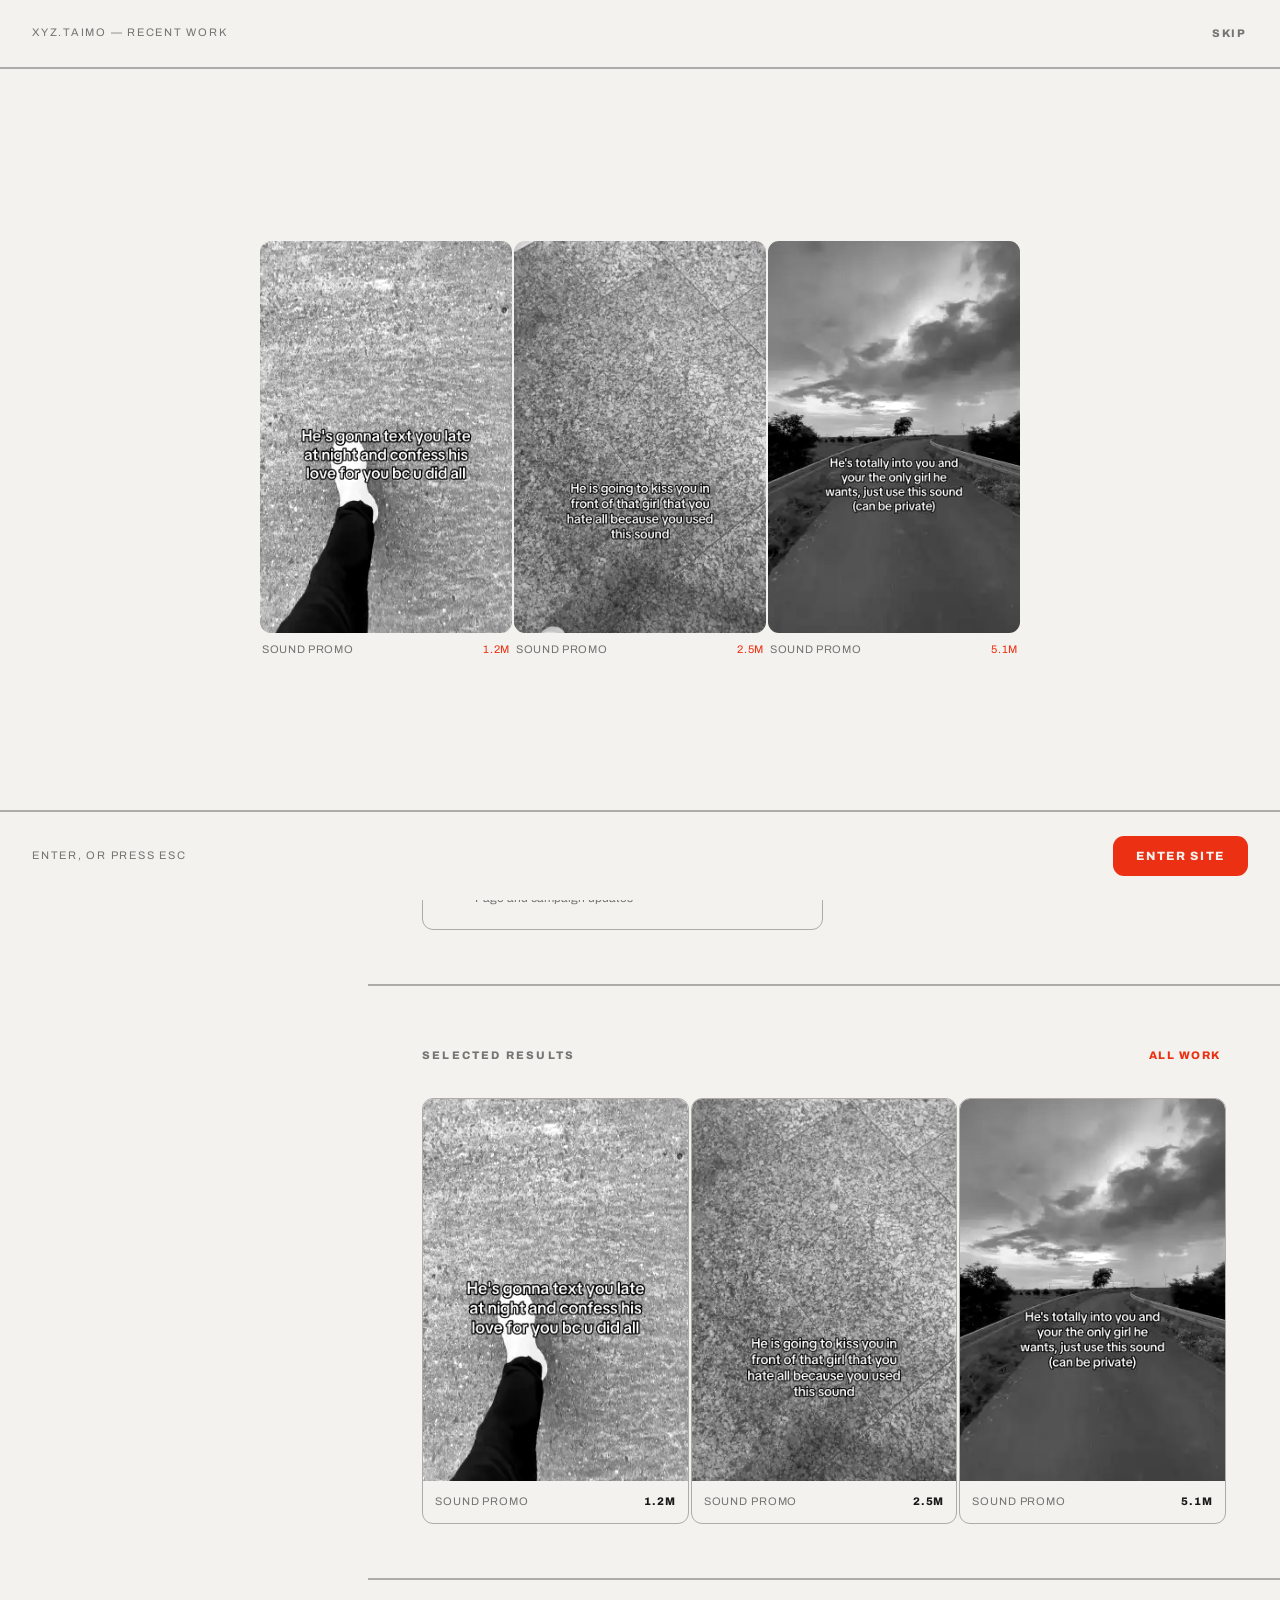
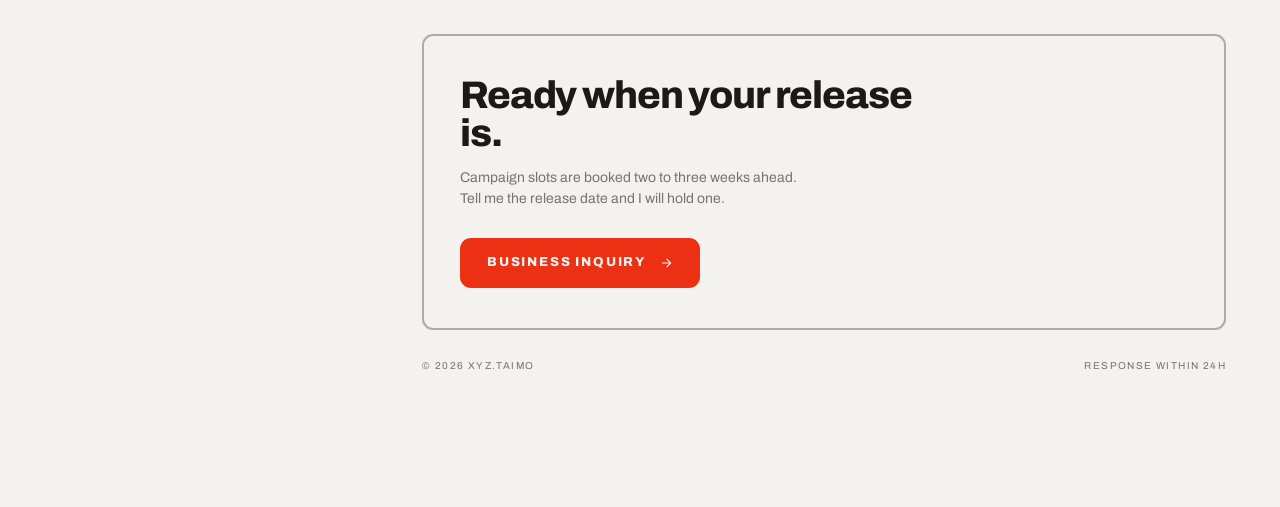
<file: index.html>
<!DOCTYPE html>
<html lang="en" data-theme="dark">
<head>
    <meta charset="UTF-8">
    <meta name="viewport" content="width=device-width, initial-scale=1.0">
    <title>xyz.taimo | TikTok Sound Promotions</title>
    <meta name="description" content="Professional TikTok Sound Promotions & International Collaborations. 815K+ Followers. Business inquiries welcome.">

    <!-- OpenGraph / Discord / WhatsApp Preview Meta Tags -->
    <meta property="og:title" content="xyz.taimo | TikTok Sound Promotions">
    <meta property="og:description" content="Click here for Business Inquiries, Viral Sounds, and International Collaborations. 815K+ Followers.">
    <meta property="og:image" content="https://tomdiscordetc.github.io/Links/og-image.jpg">
    <meta property="og:url" content="https://tomdiscordetc.github.io/Links/">
    <meta property="og:type" content="website">
    <meta name="color-scheme" content="dark light">
    <meta name="theme-color" content="#08080a" media="(prefers-color-scheme: dark)">
    <meta name="theme-color" content="#f4f2ee" media="(prefers-color-scheme: light)">

    <!-- Favicons -->
    <link rel="icon" href="avatar.webp" type="image/webp">
    <link rel="apple-touch-icon" href="avatar.webp">

    <!-- Twitter / X Card Meta Tags -->
    <meta name="twitter:card" content="summary_large_image">
    <meta name="twitter:title" content="xyz.taimo | TikTok Sound Promotions">
    <meta name="twitter:description" content="Click here for Business Inquiries, Viral Sounds, and International Collaborations. 815K+ Followers.">
    <meta name="twitter:image" content="https://tomdiscordetc.github.io/Links/og-image.jpg">

    <!-- Archivo, self-hosted: no third party request -->
    <link rel="preload" href="assets/fonts/archivo-latin.woff2" as="font" type="font/woff2" crossorigin>
    <link rel="preload" href="style.css?v=2" as="style">
    <link rel="stylesheet" href="style.css?v=2">

    <!-- Runs before first paint: avoids a flash of the wrong theme / of the intro -->
    <script>
        (function () {
            var STORE = 'xyztaimo_linkpage_v1';
            try {
                var t = localStorage.getItem(STORE + '_theme');
                if (!t) t = window.matchMedia('(prefers-color-scheme: light)').matches ? 'light' : 'dark';
                document.documentElement.setAttribute('data-theme', t);
                if (localStorage.getItem(STORE + '_fx') === '0') {
                    document.documentElement.setAttribute('data-fx', 'off');
                }
                if (sessionStorage.getItem(STORE + '_intro')) {
                    document.documentElement.classList.add('intro-done');
                }
            } catch (e) {}
        })();
    </script>
    <style>
        html.intro-done #intro { display: none; }
    </style>
</head>

<body>
<div id="root" data-fx="on"
     style="min-height:100vh;background:var(--color-bg);color:var(--color-text);position:relative;isolation:isolate;background-size:cover;background-position:center;background-attachment:fixed">

    <!-- Mouse spotlight -->
    <div aria-hidden="true" style="position:fixed;inset:0;overflow:hidden;pointer-events:none;z-index:1">
        <div id="spot" data-spot=""
             style="position:absolute;top:0;left:0;width:620px;height:620px;margin:-310px 0 0 -310px;opacity:0;background:radial-gradient(circle,color-mix(in srgb,var(--color-accent) 15%,transparent) 0%,transparent 62%);transition:opacity .5s ease;will-change:transform"></div>
    </div>

    <!-- Film grain + custom cursor -->
    <div aria-hidden="true" style="position:fixed;inset:0;overflow:hidden;pointer-events:none;z-index:60">
        <div id="grain" data-grain="" style="position:absolute;inset:0;opacity:.05"></div>
        <div id="ring" data-cursor=""
             style="position:absolute;top:0;left:0;width:34px;height:34px;margin:-17px 0 0 -17px;border:1.5px solid var(--color-text);display:none;opacity:0;transition:opacity .3s ease;will-change:transform;mix-blend-mode:difference"></div>
        <div id="dot" data-cursor=""
             style="position:absolute;top:0;left:0;width:4px;height:4px;margin:-2px 0 0 -2px;background:var(--color-accent);display:none;opacity:0;transition:opacity .3s ease;will-change:transform"></div>
    </div>

    <!-- ── Intro ─────────────────────────────────────────────────────── -->
    <div id="intro"
         style="position:fixed;inset:0;z-index:90;background:var(--color-bg);display:flex;flex-direction:column;justify-content:center;padding:32px;animation:fadein .3s ease">
        <div style="display:flex;justify-content:space-between;align-items:flex-start;position:absolute;top:0;left:0;right:0;padding:24px 32px;border-bottom:2px solid var(--color-divider)">
            <span style="font-size:11px;letter-spacing:.16em;text-transform:uppercase;color:var(--ink-2)"><span data-bind="handle">xyz.taimo</span> — recent work</span>
            <button type="button" class="btn js-skip" data-magnet=""
                    style="font-size:11px;letter-spacing:.16em;text-transform:uppercase;padding:2px 0;color:var(--ink-2)">Skip</button>
        </div>
        <div id="intro-row" data-introrow=""
             style="display:grid;grid-template-columns:repeat(3,1fr);gap:2px;max-width:760px;width:100%;margin:0 auto"></div>
        <div style="position:absolute;bottom:0;left:0;right:0;padding:24px 32px;border-top:2px solid var(--color-divider);display:flex;justify-content:space-between;align-items:center;gap:16px">
            <span style="font-size:11px;letter-spacing:.16em;text-transform:uppercase;color:var(--ink-2)">Enter, or press Esc</span>
            <button type="button" data-magnet="" class="btn btn-primary js-skip"
                    style="letter-spacing:.14em;text-transform:uppercase;font-size:12px;padding:12px 22px">Enter site</button>
        </div>
    </div>

    <!-- ── Shell ─────────────────────────────────────────────────────── -->
    <div data-shell="" style="display:grid;grid-template-columns:minmax(300px,368px) 1fr;max-width:1560px;margin:0 auto;position:relative;z-index:2">

        <aside data-rail="" data-pad="" data-scroll=""
               style="position:sticky;top:0;height:100vh;overflow-y:auto;border-right:2px solid var(--color-divider);padding:38px 34px;display:flex;flex-direction:column;gap:26px">

            <div style="display:flex;align-items:flex-start;justify-content:space-between;gap:12px">
                <div data-tilt="" style="width:96px;height:96px;overflow:hidden;background:var(--color-surface);border:1px solid var(--hair)">
                    <img id="avatar" src="avatar.webp" alt="xyz.taimo" class="grayscale" style="width:100%;height:100%;object-fit:cover">
                </div>
                <div style="display:flex;gap:2px">
                    <button type="button" id="theme-btn" title="Theme" aria-label="Toggle theme" class="btn btn-secondary btn-icon" data-magnet="" style="border-color:var(--color-divider)">
                        <svg width="15" height="15" viewBox="0 0 24 24" fill="none" stroke="currentColor" stroke-width="1.8" stroke-linecap="round"><path id="theme-icon" d=""></path></svg>
                    </button>
                    <button type="button" id="fx-btn" title="Effects" aria-label="Toggle effects" class="btn btn-secondary btn-icon" data-magnet="" style="border-color:var(--color-divider)">
                        <svg width="15" height="15" viewBox="0 0 24 24" fill="none" stroke="currentColor" stroke-width="1.8" stroke-linecap="round"><path d="M5 3v4M3 5h4M6 17v4M4 19h4M13 3l1.5 4.5L19 9l-4.5 1.5L13 15l-1.5-4.5L7 9l4.5-1.5z"></path></svg>
                    </button>
                </div>
            </div>

            <div>
                <div style="display:flex;align-items:center;gap:8px;margin-bottom:6px">
                    <span style="width:6px;height:6px;background:var(--color-accent);animation:pulseDot 2.4s ease-in-out infinite"></span>
                    <span data-bind="availability" style="font-size:10px;letter-spacing:.18em;text-transform:uppercase;color:var(--ink-2)"></span>
                </div>
                <h1 id="handle" style="font-size:34px;font-weight:800;letter-spacing:-.02em;line-height:1;margin:0 0 8px">xyz.taimo</h1>
                <p data-bind="tagline" style="margin:0;font-size:14px;line-height:1.5;color:var(--ink-2);max-width:30ch"></p>
            </div>

            <div data-statrow="" style="display:flex;gap:28px;padding:16px 0;border-top:2px solid var(--color-divider);border-bottom:2px solid var(--color-divider)">
                <div>
                    <div data-bind="stat1Num" style="font-size:26px;font-weight:800;letter-spacing:-.02em;line-height:1"></div>
                    <div data-bind="stat1Label" style="font-size:10px;letter-spacing:.16em;text-transform:uppercase;color:var(--ink-2);margin-top:4px"></div>
                </div>
                <div>
                    <div data-bind="stat2Num" style="font-size:26px;font-weight:800;letter-spacing:-.02em;line-height:1"></div>
                    <div data-bind="stat2Label" style="font-size:10px;letter-spacing:.16em;text-transform:uppercase;color:var(--ink-2);margin-top:4px"></div>
                </div>
            </div>

            <div id="socials" style="display:grid;grid-template-columns:repeat(4,1fr);gap:2px"></div>

            <div data-box="" style="border:1px solid var(--color-divider);padding:14px;display:flex;flex-direction:column;gap:10px">
                <div style="display:flex;align-items:center;gap:10px">
                    <button type="button" id="play-btn" aria-label="Play or pause" class="btn btn-primary btn-icon" data-magnet="" data-playbtn="" style="width:38px;height:38px;flex:none">
                        <svg width="13" height="13" viewBox="0 0 24 24" fill="currentColor"><path id="play-icon" d="M8 5l12 7-12 7z"></path></svg>
                    </button>
                    <div style="min-width:0;flex:1">
                        <div data-bind="musicTitle" style="font-size:12px;font-weight:600;white-space:nowrap;overflow:hidden;text-overflow:ellipsis"></div>
                        <div data-bind="musicArtist" style="font-size:10px;letter-spacing:.14em;text-transform:uppercase;color:var(--ink-2)"></div>
                    </div>
                    <span id="time" style="font-size:10px;color:var(--ink-2);font-variant-numeric:tabular-nums">0:00</span>
                </div>
                <div id="track" data-track="" style="height:3px;background:var(--color-divider);cursor:pointer">
                    <div id="fill" style="height:100%;width:0%;background:var(--color-accent)"></div>
                </div>
                <input type="range" id="volume" min="0" max="1" step="0.02" aria-label="Volume" style="width:100%;accent-color:var(--color-accent)">
                <p id="music-msg" style="margin:0;font-size:11px;line-height:1.4;color:var(--color-accent);display:none"></p>
            </div>

            <div style="margin-top:auto;font-size:10px;letter-spacing:.12em;text-transform:uppercase;color:var(--ink-2);display:flex;justify-content:space-between;gap:10px">
                <span data-bind="footerLeft"></span>
                <button type="button" id="edit-btn" class="btn" style="font-size:10px;letter-spacing:.12em;text-transform:uppercase;padding:0;color:var(--ink-2)">Edit</button>
            </div>
        </aside>

        <main data-pad="" style="padding:0 0 80px;min-width:0;display:flex;flex-direction:column">
            <div style="overflow:hidden;border-bottom:2px solid var(--color-divider);padding:12px 0">
                <div id="marquee" data-marq=""
                     style="display:flex;gap:44px;width:max-content;animation:marq 34s linear infinite;font-size:11px;letter-spacing:.2em;text-transform:uppercase;color:var(--ink-2);will-change:transform"></div>
            </div>

            <section data-pad="" style="padding:64px 54px 54px;border-bottom:2px solid var(--color-divider);order:1">
                <span data-rv="" data-bind="heroKicker" style="font-size:10px;letter-spacing:.2em;text-transform:uppercase;color:var(--color-accent)"></span>
                <h2 data-rv="" data-hero-h1="" data-bind="heroTitle" style="font-size:clamp(38px,4.6vw,66px);font-weight:800;letter-spacing:-.035em;line-height:.98;margin:14px 0 0;max-width:16ch;text-wrap:balance"></h2>
                <p data-rv="" data-bind="heroBody" style="margin:20px 0 0;font-size:16px;line-height:1.55;color:var(--ink-2);max-width:52ch;text-wrap:pretty"></p>
                <div data-rv="" style="display:flex;flex-wrap:wrap;gap:2px;margin-top:32px">
                    <button type="button" data-magnet="" class="btn btn-primary js-inquiry" style="font-size:13px;letter-spacing:.14em;text-transform:uppercase;padding:16px 26px;gap:12px">
                        <span data-bind="ctaPrimary"></span>
                        <svg width="14" height="14" viewBox="0 0 24 24" fill="none" stroke="currentColor" stroke-width="2"><path d="M5 12h14M13 5l7 7-7 7"></path></svg>
                    </button>
                    <button type="button" data-magnet="" data-bind="ctaSecondary" class="btn btn-secondary js-work" style="font-size:13px;letter-spacing:.14em;text-transform:uppercase;padding:16px 26px;border-color:var(--color-divider)"></button>
                </div>
            </section>

            <section id="sec-links" data-pad="" style="padding:54px 54px;border-bottom:2px solid var(--color-divider);order:2">
                <div style="display:flex;align-items:baseline;justify-content:space-between;gap:16px;margin-bottom:26px">
                    <h3 style="font-size:11px;letter-spacing:.2em;text-transform:uppercase;color:var(--ink-2);margin:0">Links</h3>
                    <span id="link-count" style="font-size:11px;letter-spacing:.14em;color:var(--ink-2)"></span>
                </div>
                <div id="links-grid" data-grid2="" style="display:grid;grid-template-columns:repeat(2,1fr);gap:2px"></div>
            </section>

            <section id="sec-work" data-pad="" style="padding:54px 54px;border-bottom:2px solid var(--color-divider);order:3">
                <div style="display:flex;align-items:baseline;justify-content:space-between;gap:16px;margin-bottom:26px">
                    <h3 style="font-size:11px;letter-spacing:.2em;text-transform:uppercase;color:var(--ink-2);margin:0">Selected results</h3>
                    <button type="button" class="btn btn-ghost js-work" style="font-size:11px;letter-spacing:.14em;text-transform:uppercase">All work</button>
                </div>
                <div id="vidstrip" data-vidstrip="" style="display:grid;grid-template-columns:repeat(3,1fr);gap:2px"></div>
            </section>

            <section id="sec-cta" data-pad="" style="padding:54px 54px;order:4">
                <div data-box="" style="border:2px solid var(--color-divider);padding:40px 36px;display:flex;flex-wrap:wrap;align-items:flex-end;justify-content:space-between;gap:28px">
                    <div>
                        <h3 data-bind="closeTitle" style="font-size:clamp(26px,3vw,40px);font-weight:800;letter-spacing:-.03em;line-height:1;margin:0;max-width:20ch"></h3>
                        <p data-bind="closeBody" style="margin:14px 0 0;font-size:14px;color:var(--ink-2);max-width:44ch"></p>
                    </div>
                    <button type="button" data-magnet="" class="btn btn-primary js-inquiry" style="font-size:13px;letter-spacing:.14em;text-transform:uppercase;padding:16px 26px;gap:12px">
                        <span data-bind="ctaPrimary"></span>
                        <svg width="14" height="14" viewBox="0 0 24 24" fill="none" stroke="currentColor" stroke-width="2"><path d="M5 12h14M13 5l7 7-7 7"></path></svg>
                    </button>
                </div>
                <div style="display:flex;flex-wrap:wrap;gap:16px;justify-content:space-between;margin-top:28px;font-size:10px;letter-spacing:.14em;text-transform:uppercase;color:var(--ink-2)">
                    <span data-bind="footerLeft"></span>
                    <span data-bind="footerRight"></span>
                </div>
            </section>
        </main>
    </div>

    <!-- Overlays (inquiry / work / login / admin) are built here by script.js -->
    <div id="modal-root"></div>
</div>

<noscript>
    <div style="padding:32px;max-width:640px;margin:0 auto">
        <h1>xyz.taimo</h1>
        <p>TikTok sound promotion and international collaborations.</p>
        <ul>
            <li><a href="https://tiktok.com/@xyz.taimo">TikTok</a></li>
            <li><a href="https://www.instagram.com/xyz.taimo">Instagram</a></li>
            <li><a href="https://www.youtube.com/@xyz_taimo">YouTube</a></li>
            <li><a href="https://www.facebook.com/profile.php?id=61590058673601">Facebook</a></li>
        </ul>
    </div>
</noscript>

<script src="script.js?v=2"></script>
</body>
</html>
</file>
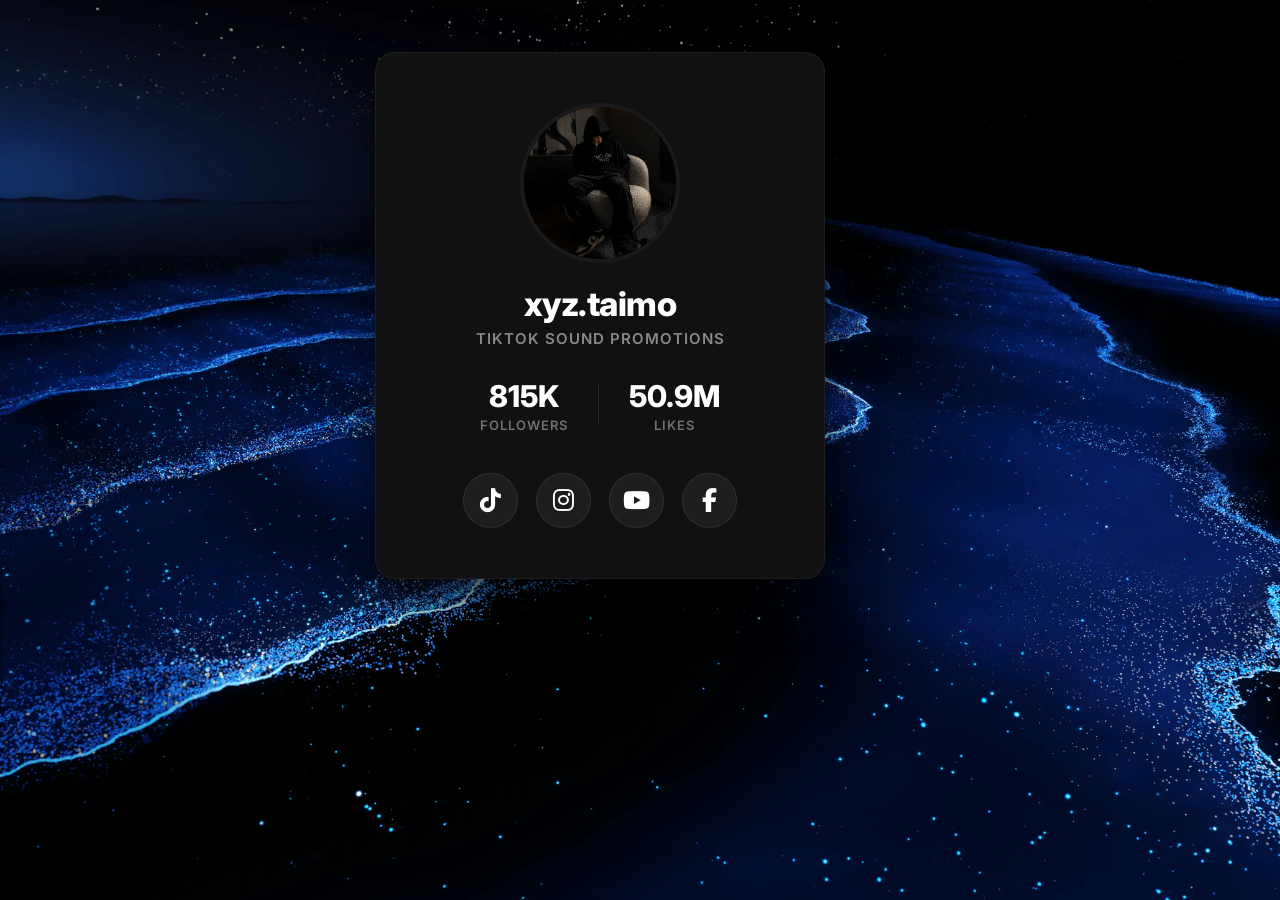
<file: og-banner.html>
<!DOCTYPE html>
<html lang="en">
<head>
    <meta charset="UTF-8">
    <meta name="viewport" content="width=1200, initial-scale=1.0">
    <title>OG Banner</title>
    <link href="https://fonts.googleapis.com/css2?family=Inter:wght@300;400;600;700;800&display=swap" rel="stylesheet">
    <link rel="stylesheet" href="https://cdnjs.cloudflare.com/ajax/libs/font-awesome/6.4.0/css/all.min.css">
    <style>
        * { margin: 0; padding: 0; box-sizing: border-box; }
        body {
            width: 1200px; height: 630px;
            font-family: 'Inter', sans-serif;
            /* Starry background */
            background-color: #0d0d12;
            background-image: url('bg-custom.webp');
            background-size: cover;
            background-position: center;
            display: flex; align-items: center; justify-content: center;
            color: #fff;
            position: relative;
        }
        
        /* Glows optional but we'll remove them for the clean square look */
        
        /* Dark square card in the middle */
        .card {
            width: 450px;
            background: #111; /* Solid dark color */
            border-radius: 20px;
            padding: 50px 40px;
            display: flex;
            flex-direction: column;
            align-items: center;
            box-shadow: 0 20px 50px rgba(0,0,0,0.8);
            text-align: center;
            border: 1px solid rgba(255, 255, 255, 0.05);
        }
        
        .avatar {
            width: 160px; height: 160px; border-radius: 50%;
            object-fit: cover;
            border: 4px solid rgba(255, 255, 255, 0.1);
            margin-bottom: 20px;
            background: #000;
        }
        
        .handle { font-size: 34px; font-weight: 800; margin-bottom: 5px; color: #fff; letter-spacing: -0.5px; }
        .tagline { font-size: 15px; font-weight: 600; color: rgba(255,255,255,0.5); text-transform: uppercase; letter-spacing: 1px; margin-bottom: 30px; }
        
        .stats-row {
            display: flex; align-items: center; justify-content: center;
            gap: 30px;
            margin-bottom: 40px;
            width: 100%;
        }
        
        .stat { display: flex; flex-direction: column; align-items: center; }
        .stat-val { font-size: 30px; font-weight: 800; color: #fff; margin-bottom: 3px; }
        .stat-label { font-size: 13px; font-weight: 600; color: rgba(255,255,255,0.4); text-transform: uppercase; letter-spacing: 1px; }
        .stat-divider { width: 1px; height: 40px; background: rgba(255,255,255,0.1); }
        
        .socials {
            display: flex; gap: 18px;
            justify-content: center;
            width: 100%;
        }
        .social-icon {
            width: 55px; height: 55px; border-radius: 50%;
            background: rgba(255,255,255,0.05);
            display: flex; align-items: center; justify-content: center;
            font-size: 24px; color: #fff;
            border: 1px solid rgba(255,255,255,0.08);
        }
    </style>
</head>
<body>
    <div class="card">
        <img src="avatar.webp" alt="avatar" class="avatar">
        <h1 class="handle">xyz.taimo</h1>
        <p class="tagline">TikTok Sound Promotions</p>
        
        <div class="stats-row">
            <div class="stat">
                <div class="stat-val">815K</div>
                <div class="stat-label">Followers</div>
            </div>
            <div class="stat-divider"></div>
            <div class="stat">
                <div class="stat-val">50.9M</div>
                <div class="stat-label">Likes</div>
            </div>
        </div>
        
        <div class="socials">
            <div class="social-icon"><i class="fa-brands fa-tiktok"></i></div>
            <div class="social-icon"><i class="fa-brands fa-instagram"></i></div>
            <div class="social-icon"><i class="fa-brands fa-youtube"></i></div>
            <div class="social-icon"><i class="fa-brands fa-facebook-f"></i></div>
        </div>
    </div>
</body>
</html>
</file>
<file: style.css>
/* ============================================================================
   xyz.taimo — link page
   Ported from the Claude Design component "Linkpage.dc.html" (Modernist system).
   Design-system tokens and component classes first, page styles second.
   Fonts are self-hosted: no third-party request.
   ========================================================================= */

/* — Archivo (variable: wdth 62–125, wght 400–800), self-hosted — */
@font-face {
  font-family: 'Archivo';
  font-style: normal;
  font-weight: 400 800;
  font-stretch: 62% 125%;
  font-display: swap;
  src: url('assets/fonts/archivo-latin.woff2') format('woff2');
  unicode-range: U+0000-00FF, U+0131, U+0152-0153, U+02BB-02BC, U+02C6, U+02DA, U+02DC, U+0304, U+0308, U+0329, U+2000-206F, U+20AC, U+2122, U+2191, U+2193, U+2212, U+2215, U+FEFF, U+FFFD;
}
@font-face {
  font-family: 'Archivo';
  font-style: normal;
  font-weight: 400 800;
  font-stretch: 62% 125%;
  font-display: swap;
  src: url('assets/fonts/archivo-latin-ext.woff2') format('woff2');
  unicode-range: U+0100-02BA, U+02BD-02C5, U+02C7-02CC, U+02CE-02D7, U+02DD-02FF, U+0304, U+0308, U+0329, U+1D00-1DBF, U+1E00-1E9F, U+1EF2-1EFF, U+2020, U+20A0-20AB, U+20AD-20C0, U+2113, U+2C60-2C7F, U+A720-A7FF;
}

/* ── Tokens ────────────────────────────────────────────────────────────── */
:root {
  --color-bg: #08080a;
  --color-surface: #121214;
  --color-text: #f4f3f1;
  --color-accent: #ec3013;
  --color-accent-600: #ec3013;
  --color-accent-700: #ec3013;
  --color-divider: color-mix(in srgb, #f4f3f1 26%, transparent);
  --hair: color-mix(in srgb, #f4f3f1 11%, transparent);
  --ink-2: color-mix(in srgb, #f4f3f1 52%, transparent);
  --color-neutral-100: #1b1b1e;
  --color-neutral-800: #e8e6e3;

  --font-heading: "Archivo", system-ui, sans-serif;
  --font-heading-weight: 800;
  --font-body: "Archivo", system-ui, sans-serif;

  --space-1: 4px; --space-2: 8px; --space-3: 12px;
  --space-4: 16px; --space-6: 24px; --space-8: 32px;

  --radius-sm: 7px; --radius-md: 11px; --radius-lg: 18px;

  --shadow-sm: 0 1px 2px rgba(0, 0, 0, .4);
  --shadow-md: 0 3px 10px rgba(0, 0, 0, .5);
  --shadow-lg: 0 24px 60px rgba(0, 0, 0, .65);
}

[data-theme="light"] {
  --color-bg: #f4f2ee;
  --color-surface: #eae7e1;
  --color-text: #1b1a19;
  --color-divider: color-mix(in srgb, #1b1a19 32%, transparent);
  --hair: color-mix(in srgb, #1b1a19 13%, transparent);
  --ink-2: color-mix(in srgb, #1b1a19 58%, transparent);
  --color-neutral-100: #e4e0d8;
  --color-neutral-800: #2d2b2b;
  --shadow-lg: 0 20px 48px color-mix(in srgb, #1b1a19 20%, transparent);
}

/* ── Base ──────────────────────────────────────────────────────────────── */
*, *::before, *::after { box-sizing: border-box; }

html {
  background: var(--color-bg);
  scroll-behavior: smooth;
  overflow-x: hidden;
}

body {
  margin: 0;
  font-family: var(--font-body);
  font-size: 15px;
  line-height: 1.55;
  font-weight: 400;
  font-variation-settings: 'wdth' 100;
  background: var(--color-bg);
  color: var(--color-text);
  -webkit-font-smoothing: antialiased;
  overflow-x: hidden;
}

h1, h2, h3, h4, h5, h6 {
  font-family: var(--font-heading);
  font-weight: var(--font-heading-weight);
  line-height: 1.12;
  letter-spacing: -0.015em;
  margin: 0 0 var(--space-2);
}

p { margin: 0 0 var(--space-3); }
img { display: block; max-width: 100%; }

a { color: var(--color-text); text-decoration: none; }
a:hover { color: var(--color-accent); }

:focus { outline: none; }
:focus-visible { outline: 2px solid var(--color-accent); outline-offset: 2px; }
::selection { background: color-mix(in srgb, var(--color-accent) 30%, transparent); }

.grayscale { filter: grayscale(1) contrast(1.08); }
.text-muted { color: var(--ink-2); }
.sr-only {
  position: absolute; width: 1px; height: 1px; padding: 0; margin: -1px;
  overflow: hidden; clip: rect(0, 0, 0, 0); white-space: nowrap; border: 0;
}

/* ── Buttons ───────────────────────────────────────────────────────────── */
.btn {
  display: inline-flex; align-items: center; justify-content: center; gap: 6px;
  cursor: pointer; text-decoration: none;
  font-family: var(--font-heading); font-weight: var(--font-heading-weight);
  font-size: 14px; line-height: 1.2; color: var(--color-text);
  background: transparent; border: 1px solid transparent;
  padding: var(--space-2) calc(var(--space-3) * 1.2);
  border-radius: var(--radius-md);
}
.btn svg { display: block; }
.btn:disabled { opacity: .45; cursor: not-allowed; }
.btn-primary { background: var(--color-accent); color: var(--color-bg); }
.btn-primary:hover { background: var(--color-accent-600); color: var(--color-bg); }
.btn-primary:active { background: var(--color-accent-700); }
.btn-secondary { border-color: var(--color-divider); }
.btn-secondary:hover { background: color-mix(in srgb, var(--color-text) 7%, transparent); color: var(--color-text); }
.btn-secondary:active { background: color-mix(in srgb, var(--color-text) 14%, transparent); }
.btn-ghost { color: var(--color-accent); padding-inline: var(--space-1); }
.btn-ghost:hover { background: color-mix(in srgb, var(--color-accent) 10%, transparent); }
.btn-icon { width: 36px; height: 36px; padding: 0; }

/* ── Forms ─────────────────────────────────────────────────────────────── */
.input {
  width: 100%; min-height: 36px; padding: 6px 10px; font: inherit;
  font-size: 14px; color: var(--color-text); caret-color: var(--color-accent);
  background: var(--color-surface);
  border: 1px solid var(--color-divider); border-radius: var(--radius-md);
}
.input:hover { border-color: color-mix(in srgb, var(--color-text) 45%, transparent); }
.input:focus-visible { border-color: var(--color-accent); outline-offset: 0; }
.input::placeholder { color: color-mix(in srgb, var(--color-text) 38%, transparent); }
textarea.input { min-height: 90px; resize: vertical; }

.seg-opt {
  display: inline-flex; align-items: center; gap: 6px;
  padding: 7px 12px; font-size: 13px; cursor: pointer;
}
.seg-opt input { position: absolute; opacity: 0; width: 0; height: 0; pointer-events: none; }
.seg-opt:has(input:checked) {
  background: var(--color-accent); color: var(--color-bg);
  border-color: var(--color-accent) !important;
}
.seg-opt:not(:has(input:checked)):hover { background: color-mix(in srgb, var(--color-text) 7%, transparent); }
.seg-opt:has(input:focus-visible) { outline: 2px solid var(--color-accent); outline-offset: -2px; }

input[type=range] {
  -webkit-appearance: none; appearance: none;
  height: 2px; background: var(--color-divider); outline: none;
}
input[type=range]::-webkit-slider-thumb {
  -webkit-appearance: none; width: 10px; height: 10px;
  background: var(--color-text); cursor: pointer;
}
input[type=range]::-moz-range-thumb {
  border: 0; width: 10px; height: 10px;
  background: var(--color-text); cursor: pointer;
}

/* ── Tags ──────────────────────────────────────────────────────────────── */
.tag {
  display: inline-flex; align-items: center; font-size: 11px;
  letter-spacing: .02em; padding: 3px 10px;
  border-radius: calc(var(--radius-md) * .75);
}
.tag-outline { border: 1px solid var(--color-accent); color: var(--color-accent); }

/* ── Radii on page primitives ──────────────────────────────────────────── */
[data-tilt], [data-magnet], [data-row], [data-vid], [data-box], .seg-opt { border-radius: var(--radius-md); }
[data-tilt], [data-vid], [data-box] { overflow: hidden; }
[data-admin] { border-radius: var(--radius-lg) 0 0 var(--radius-lg); }
[data-cursor] { border-radius: 50%; }
[data-track] { border-radius: 99px; overflow: hidden; }

/* ── Motion ────────────────────────────────────────────────────────────── */
@keyframes rise { from { opacity: 0; transform: translateY(18px); } to { opacity: 1; transform: none; } }
@keyframes marq { from { transform: translate3d(0, 0, 0); } to { transform: translate3d(-50%, 0, 0); } }
@keyframes fadein { from { opacity: 0; } to { opacity: 1; } }
@keyframes pulseDot { 0%, 100% { opacity: .35; } 50% { opacity: 1; } }

[data-rv] {
  opacity: 0; transform: translateY(16px);
  transition: opacity .7s cubic-bezier(.16, .8, .28, 1), transform .7s cubic-bezier(.16, .8, .28, 1);
}
[data-rv].rv-in { opacity: 1; transform: none; }

[data-fx="off"] [data-rv] { opacity: 1 !important; transform: none !important; transition: none !important; }
[data-fx="off"] [data-marq] { animation: none !important; }

[data-tilt] { transition: transform .5s cubic-bezier(.16, .8, .28, 1), background .25s ease, border-color .25s ease; }
[data-magnet] { transition: transform .35s cubic-bezier(.16, .8, .28, 1), background .2s ease, color .2s ease; }

[data-grain] {
  background-image: url("data:image/svg+xml,%3Csvg xmlns='http://www.w3.org/2000/svg' width='140' height='140'%3E%3Cfilter id='n'%3E%3CfeTurbulence type='fractalNoise' baseFrequency='.85' numOctaves='3'/%3E%3C/filter%3E%3Crect width='140' height='140' filter='url(%23n)'/%3E%3C/svg%3E");
}

[data-row]:hover [data-arrow] { transform: translate(4px, -4px); }
[data-row]:hover [data-idx] { color: var(--color-accent); }
[data-vid]:hover [data-vidimg] { transform: scale(1.06); }

/* Hover states the design component expressed as style-hover */
.s-tile:hover { background: var(--color-text); color: var(--color-bg); border-color: var(--color-text); }
.link-row:hover { background: var(--color-surface); border-color: var(--color-text); color: var(--color-text); }
.vid-card:hover { border-color: var(--color-text); color: var(--color-text); }
.work-row:hover { background: var(--color-surface); border-color: var(--color-text); color: var(--color-text); }

/* ── Scrollbars ────────────────────────────────────────────────────────── */
[data-scroll]::-webkit-scrollbar { width: 8px; }
[data-scroll]::-webkit-scrollbar-thumb { background: var(--color-divider); }
[data-scroll]::-webkit-scrollbar-track { background: transparent; }

/* ── Pointer-fine only ─────────────────────────────────────────────────── */
@media (hover: hover) and (pointer: fine) {
  [data-cursor] { display: block; }
  [data-hidecursor] { cursor: none; }
}

/* ── Responsive ────────────────────────────────────────────────────────── */
@media (max-width: 1260px) { [data-grid2] { grid-template-columns: 1fr !important; } }
@media (max-width: 1180px) { [data-pad] { padding-left: 34px !important; padding-right: 34px !important; } }
@media (max-width: 880px) {
  [data-shell] { grid-template-columns: 1fr !important; }
  [data-rail] {
    position: static !important; height: auto !important; overflow: visible !important;
    border-right: 0 !important; border-bottom: 2px solid var(--color-divider) !important;
  }
  [data-grid2] { grid-template-columns: 1fr !important; }
  [data-hero-h1] { font-size: 40px !important; }
  /* Keep the three posters at a readable size and let the strip scroll inside
     itself, rather than pushing the whole page wider than the viewport. */
  [data-vidstrip] {
    grid-template-columns: repeat(3, minmax(140px, 1fr)) !important;
    overflow-x: auto;
    overscroll-behavior-x: contain;
  }
  [data-admin] { width: 100% !important; }
}
@media (max-width: 560px) {
  [data-pad] { padding-left: 20px !important; padding-right: 20px !important; }
  [data-hero-h1] { font-size: 32px !important; }
  [data-statrow] { gap: 20px !important; }
  [data-row] { gap: 12px !important; padding: 18px 14px !important; }
  [data-idx] { display: none !important; }
  [data-playbtn] { width: 44px !important; height: 44px !important; }
  main section { padding-top: 38px !important; padding-bottom: 38px !important; }
  [data-introrow] { grid-template-columns: 1fr !important; max-width: 230px !important; }
}

@media (prefers-reduced-motion: reduce) {
  html { scroll-behavior: auto; }
  [data-rv] { opacity: 1 !important; transform: none !important; transition: none !important; }
  [data-marq] { animation: none !important; }
}

@media print {
  [data-cursor], [data-grain], [data-spot] { display: none !important; }
}
</file>
